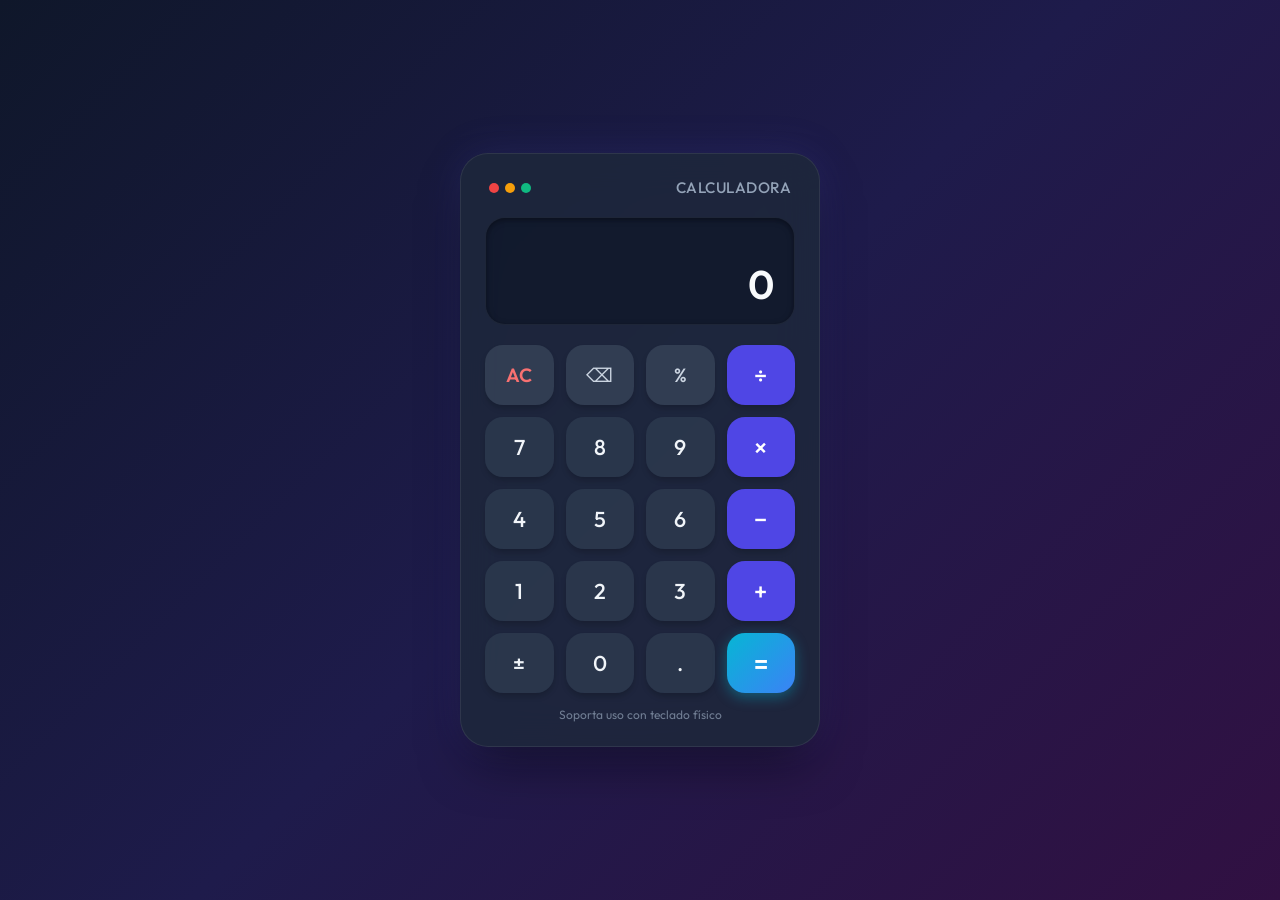
<file: calculadora/index.html>
<!DOCTYPE html>
<html lang="es">
<head>
    <meta charset="UTF-8">
    <meta name="viewport" content="width=device-width, initial-scale=1.0">
    <title>Calculadora Interactiva</title>
    <link rel="stylesheet" href="styles.css">
    <link rel="preconnect" href="https://fonts.googleapis.com">
    <link rel="preconnect" href="https://fonts.gstatic.com" crossorigin>
    <link href="https://fonts.googleapis.com/css2?family=Outfit:wght@300;400;500;600;700&display=swap" rel="stylesheet">
</head>
<body>
    <div class="calculator-container">
        <!-- Encabezado / Título -->
        <header class="calculator-header">
            <div class="header-indicator">
                <span class="dot"></span>
                <span class="dot"></span>
                <span class="dot"></span>
            </div>
            <h1>Calculadora</h1>
        </header>

        <!-- Pantalla de visualización -->
        <section class="display-container">
            <div id="formula" class="formula-screen"></div>
            <div id="display" class="current-screen">0</div>
        </section>

        <!-- Teclado de botones -->
        <main class="buttons-grid">
            <!-- Fila 1 -->
            <button id="clear" class="btn btn-function" data-action="clear">AC</button>
            <button id="delete" class="btn btn-function" data-action="delete" title="Borrar último dígito">⌫</button>
            <button id="percent" class="btn btn-function" data-action="percent">%</button>
            <button id="divide" class="btn btn-operator" data-action="operator" data-value="/">÷</button>

            <!-- Fila 2 -->
            <button id="seven" class="btn btn-number" data-value="7">7</button>
            <button id="eight" class="btn btn-number" data-value="8">8</button>
            <button id="nine" class="btn btn-number" data-value="9">9</button>
            <button id="multiply" class="btn btn-operator" data-action="operator" data-value="*">×</button>

            <!-- Fila 3 -->
            <button id="four" class="btn btn-number" data-value="4">4</button>
            <button id="five" class="btn btn-number" data-value="5">5</button>
            <button id="six" class="btn btn-number" data-value="6">6</button>
            <button id="subtract" class="btn btn-operator" data-action="operator" data-value="-">−</button>

            <!-- Fila 4 -->
            <button id="one" class="btn btn-number" data-value="1">1</button>
            <button id="two" class="btn btn-number" data-value="2">2</button>
            <button id="three" class="btn btn-number" data-value="3">3</button>
            <button id="add" class="btn btn-operator" data-action="operator" data-value="+">+</button>

            <!-- Fila 5 -->
            <button id="toggle-sign" class="btn btn-number" data-action="toggle-sign">±</button>
            <button id="zero" class="btn btn-number" data-value="0">0</button>
            <button id="decimal" class="btn btn-number" data-value=".">.</button>
            <button id="equals" class="btn btn-equals" data-action="equals">=</button>
        </main>
        
        <footer class="calculator-footer">
            <p>Soporta uso con teclado físico</p>
        </footer>
    </div>

    <script src="script.js"></script>
</body>
</html>
</file>
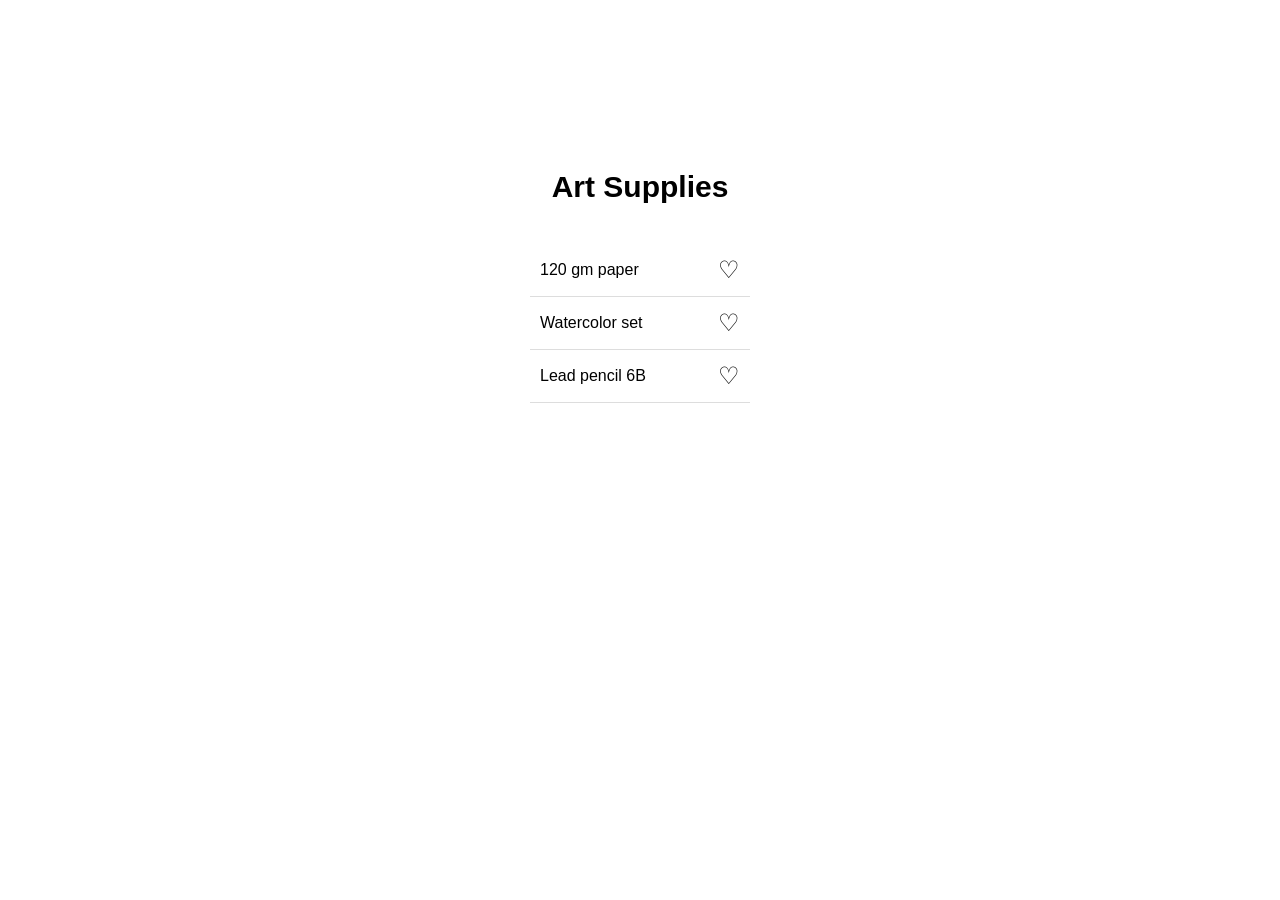
<file: conmutadorDeIconos/index.html>
<!DOCTYPE html>
<html lang="en">
<head>
    <meta charset="UTF-8">
    <meta name="viewport" content="width=device-width, initial-scale=1.0">
    <title>Conmutador de Iconos</title>

      <link rel="stylesheet" href="styles.css" />
</head>
<body>
    <main class="container">
      <h1>Art Supplies</h1>

      <ul class="item-list">
        <li>
          120 gm paper
          <button class="favorite-icon">&#9825</button>
        </li>

        <li>
           Watercolor set
          <button class="favorite-icon">&#9825</button>
        </li>

        <li>
           Lead pencil 6B
          <button class="favorite-icon">&#9825</button>
        </li>
      </ul>
    </main>

    <script src="script.js"></script>
</body>
</html>
</file>
<file: calculadora/styles.css>
:root {
    --bg-gradient: linear-gradient(135deg, #0f172a 0%, #1e1b4b 50%, #311042 100%);
    --calc-bg: rgba(30, 41, 59, 0.85);
    --calc-border: rgba(255, 255, 255, 0.08);
    --calc-shadow: 0 25px 50px -12px rgba(0, 0, 0, 0.5), 0 0 40px rgba(99, 102, 241, 0.15);

    --screen-bg: rgba(15, 23, 42, 0.75);
    --screen-border: rgba(255, 255, 255, 0.05);
    --text-primary: #f8fafc;
    --text-secondary: #94a3b8;
    --text-accent: #38bdf8;

    --btn-num-bg: rgba(51, 65, 85, 0.6);
    --btn-num-hover: rgba(71, 85, 105, 0.85);
    --btn-num-active: rgba(100, 116, 139, 0.95);
    --btn-num-text: #f1f5f9;

    --btn-func-bg: rgba(71, 85, 105, 0.5);
    --btn-func-hover: rgba(100, 116, 139, 0.7);
    --btn-func-text: #cbd5e1;

    --btn-op-bg: #4f46e5;
    --btn-op-hover: #6366f1;
    --btn-op-active: #4338ca;
    --btn-op-text: #ffffff;

    --btn-eq-bg: linear-gradient(135deg, #06b6d4 0%, #3b82f6 100%);
    --btn-eq-hover: linear-gradient(135deg, #0891b2 0%, #2563eb 100%);
    --btn-eq-shadow: 0 4px 14px rgba(6, 182, 212, 0.4);

    --radius-calc: 28px;
    --radius-btn: 18px;
    --radius-screen: 20px;
}

* {
    margin: 0;
    padding: 0;
    box-sizing: border-box;
    font-family: 'Outfit', -apple-system, BlinkMacSystemFont, sans-serif;
    -webkit-tap-highlight-color: transparent;
    user-select: none;
}

body {
    min-height: 100vh;
    display: flex;
    justify-content: center;
    align-items: center;
    background: var(--bg-gradient);
    color: var(--text-primary);
    padding: 20px;
}

.calculator-container {
    width: 100%;
    max-width: 360px;
    background: var(--calc-bg);
    backdrop-filter: blur(20px);
    -webkit-backdrop-filter: blur(20px);
    border: 1px solid var(--calc-border);
    border-radius: var(--radius-calc);
    box-shadow: var(--calc-shadow);
    padding: 24px;
    display: flex;
    flex-direction: column;
    gap: 20px;
    transition: transform 0.2s ease, box-shadow 0.2s ease;
}

/* Header */
.calculator-header {
    display: flex;
    justify-content: space-between;
    align-items: center;
    padding: 0 4px;
}

.header-indicator {
    display: flex;
    gap: 6px;
}

.header-indicator .dot {
    width: 10px;
    height: 10px;
    border-radius: 50%;
}

.header-indicator .dot:nth-child(1) { background-color: #ef4444; }
.header-indicator .dot:nth-child(2) { background-color: #f59e0b; }
.header-indicator .dot:nth-child(3) { background-color: #10b981; }

.calculator-header h1 {
    font-size: 0.95rem;
    font-weight: 500;
    color: var(--text-secondary);
    letter-spacing: 0.5px;
    text-transform: uppercase;
}

/* Display */
.display-container {
    background: var(--screen-bg);
    border: 1px solid var(--screen-border);
    border-radius: var(--radius-screen);
    padding: 16px 20px;
    min-height: 100px;
    display: flex;
    flex-direction: column;
    justify-content: flex-end;
    align-items: flex-end;
    overflow: hidden;
    box-shadow: inset 0 2px 6px rgba(0, 0, 0, 0.4);
}

.formula-screen {
    font-size: 0.95rem;
    color: var(--text-accent);
    min-height: 22px;
    word-break: break-all;
    text-align: right;
    letter-spacing: 1px;
    opacity: 0.85;
}

.current-screen {
    font-size: 2.5rem;
    font-weight: 600;
    color: var(--text-primary);
    word-break: break-all;
    text-align: right;
    line-height: 1.2;
    margin-top: 4px;
    max-width: 100%;
    transition: font-size 0.15s ease;
}

/* Grid */
.buttons-grid {
    display: grid;
    grid-template-columns: repeat(4, 1fr);
    gap: 12px;
}

/* Buttons */
.btn {
    border: none;
    outline: none;
    cursor: pointer;
    font-size: 1.35rem;
    font-weight: 500;
    height: 60px;
    border-radius: var(--radius-btn);
    display: flex;
    justify-content: center;
    align-items: center;
    transition: all 0.15s cubic-bezier(0.4, 0, 0.2, 1);
    box-shadow: 0 4px 6px -1px rgba(0, 0, 0, 0.2);
}

.btn:hover {
    transform: translateY(-2px);
}

.btn:active, .btn.active {
    transform: translateY(1px) scale(0.97);
}

/* Number buttons */
.btn-number {
    background: var(--btn-num-bg);
    color: var(--btn-num-text);
}

.btn-number:hover {
    background: var(--btn-num-hover);
}

/* Function buttons (AC, DEL, %) */
.btn-function {
    background: var(--btn-func-bg);
    color: var(--btn-func-text);
    font-size: 1.2rem;
}

.btn-function:hover {
    background: var(--btn-func-hover);
}

#clear {
    color: #f87171;
    font-weight: 600;
}

/* Operator buttons */
.btn-operator {
    background: var(--btn-op-bg);
    color: var(--btn-op-text);
    font-size: 1.5rem;
}

.btn-operator:hover {
    background: var(--btn-op-hover);
}

.btn-operator:active {
    background: var(--btn-op-active);
}

/* Equals button */
.btn-equals {
    background: var(--btn-eq-bg);
    color: #ffffff;
    font-size: 1.6rem;
    font-weight: 600;
    box-shadow: var(--btn-eq-shadow);
}

.btn-equals:hover {
    background: var(--btn-eq-hover);
    box-shadow: 0 6px 20px rgba(6, 182, 212, 0.6);
}

/* Footer note */
.calculator-footer {
    text-align: center;
    font-size: 0.75rem;
    color: var(--text-secondary);
    opacity: 0.7;
    margin-top: -6px;
}

/* Responsive adjustments */
@media (max-width: 400px) {
    .calculator-container {
        padding: 18px;
        gap: 16px;
    }
    
    .btn {
        height: 52px;
        font-size: 1.2rem;
        border-radius: 14px;
    }

    .current-screen {
        font-size: 2.1rem;
    }
}
</file>
<file: conmutadorDeIconos/styles.css>
* {
  box-sizing: border-box;
}

body {
  margin: 0;
  font-family: Arial, sans-serif;
  background-color: white;
}

.container {
  width: 220px;
  margin: 170px auto 0;
}

h1 {
  text-align: center;
  font-size: 30px;
  margin-bottom: 40px;
}

.item-list {
  list-style: none;
  padding: 0;
  margin: 0;
}

.item-list li {
  display: flex;
  justify-content: space-between;
  align-items: center;
  padding: 12px 10px;
  border-bottom: 1px solid #ddd;
  font-size: 16px;
}

.favorite-icon {
  border: none;
  background: none;
  font-size: 24px;
  cursor: pointer;
  padding: 0;
}

.filled {
  color: red;
}
</file>
